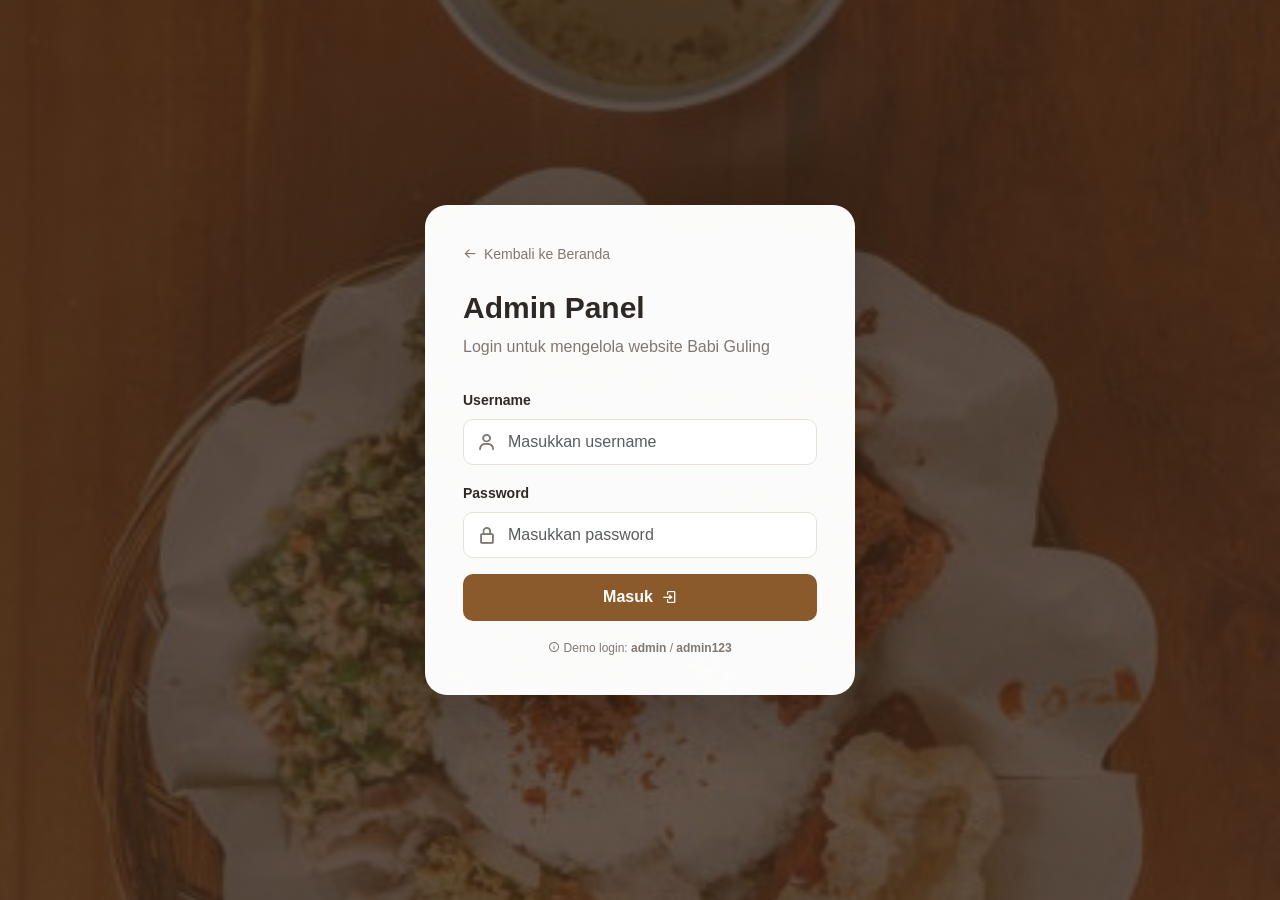
<file: admin.html>
<!DOCTYPE html>
<html lang="id">
<head>
    <meta charset="UTF-8">
    <meta name="viewport" content="width=device-width, initial-scale=1.0">

    <title>Admin Panel — Babi Guling</title>

    <link
        href="https://cdn.jsdelivr.net/npm/bootstrap@5.3.3/dist/css/bootstrap.min.css"
        rel="stylesheet"
    >

    <link
        href="https://unpkg.com/boxicons@2.1.4/css/boxicons.min.css"
        rel="stylesheet"
    >

    <link rel="stylesheet" href="admin.css">
</head>

<body class="admin-body">

    <!-- Login -->
    <div class="admin-login-wrap" id="loginWrap">
        <div class="admin-login-card">

            <a href="index.html" class="admin-back">
                <i class='bx bx-arrow-back'></i>
                Kembali ke Beranda
            </a>

            <h1 class="admin-title">Admin Panel</h1>

            <p class="admin-subtitle">
                Login untuk mengelola website Babi Guling
            </p>

            <form id="loginForm" class="admin-form">

                <div class="mb-3">
                    <label class="form-label" for="username">
                        Username
                    </label>

                    <div class="input-icon">
                        <i class='bx bx-user'></i>

                        <input
                            type="text"
                            id="username"
                            class="form-control"
                            placeholder="Masukkan username"
                            required
                        >
                    </div>
                </div>

                <div class="mb-3">
                    <label class="form-label" for="password">
                        Password
                    </label>

                    <div class="input-icon">
                        <i class='bx bx-lock-alt'></i>

                        <input
                            type="password"
                            id="password"
                            class="form-control"
                            placeholder="Masukkan password"
                            required
                        >
                    </div>
                </div>

                <div id="loginError" class="login-error d-none">
                    <i class='bx bx-error-circle'></i>
                    Username atau password salah.
                </div>

                <button type="submit" class="btn btn-admin-login">
                    Masuk
                    <i class='bx bx-log-in'></i>
                </button>

                <p class="admin-hint">
                    <i class='bx bx-info-circle'></i>
                    Demo login:
                    <b>admin</b> /
                    <b>admin123</b>
                </p>

            </form>
        </div>
    </div>

    <!-- Dashboard -->
    <div id="dashboard" class="admin-dashboard d-none">

        <button
            id="sidebarToggle"
            class="sidebar-toggle"
            type="button"
            aria-label="Toggle sidebar"
        >
            <i class='bx bx-chevron-left'></i>
        </button>

        <aside class="admin-sidebar">

            <div class="sidebar-brand">
                <div class="sidebar-logo">
                    <i class='bx bxs-food-menu'></i>
                </div>

                <div>
                    <h3>Babi Guling</h3>
                    <span>Admin Panel</span>
                </div>
            </div>

            <nav class="sidebar-nav">

                <a
                    href="#"
                    class="sidebar-link active"
                    data-target="dashboardSection"
                >
                    <i class='bx bxs-dashboard'></i>
                    <span>Dashboard</span>
                </a>

                <a
                    href="#"
                    class="sidebar-link"
                    data-target="commentSection"
                >
                    <i class='bx bx-comment-detail'></i>
                    <span>Komentar & Rating</span>
                </a>

                <a
                    href="#"
                    class="sidebar-link"
                    data-target="messageSection"
                >
                    <i class='bx bx-envelope'></i>
                    <span>Pesan Masuk</span>
                </a>

                <a
                    href="#"
                    class="sidebar-link"
                    data-target="restaurantSection"
                >
                    <i class='bx bx-trophy'></i>
                    <span>Resto Terfavorit</span>
                </a>

                <a
                    href="#"
                    class="sidebar-link"
                    data-target="userSection"
                >
                    <i class='bx bx-user'></i>
                    <span>User</span>
                </a>

                <a
                    href="#"
                    class="sidebar-link"
                    data-target="articleSection"
                >
                    <i class='bx bx-news'></i>
                    <span>Artikel</span>
                </a>

            </nav>

            <button
                id="logoutBtn"
                class="sidebar-logout"
                type="button"
            >
                <i class='bx bx-log-out'></i>
                <span>Logout</span>
            </button>

        </aside>

        <main class="admin-main">

            <!-- Dashboard -->
            <section id="dashboardSection" class="admin-page">

                <div class="admin-header">
                    <div>
                        <p class="admin-welcome">
                            Selamat datang kembali 👋
                        </p>

                        <h1>Dashboard Admin</h1>
                    </div>

                    <div class="admin-profile">
                        <div class="profile-icon">
                            <i class='bx bx-user'></i>
                        </div>

                        <div>
                            <strong>Admin</strong>
                            <span>Administrator</span>
                        </div>
                    </div>
                </div>

                <div class="admin-stats">

                    <div class="stat-card">
                        <div class="stat-icon">
                            <i class='bx bx-comment'></i>
                        </div>

                        <div>
                            <span>Komentar</span>

                            <h2 id="commentCount">
                                0
                            </h2>

                            <small>
                                Total komentar user
                            </small>
                        </div>
                    </div>

                    <div class="stat-card">
                        <div class="stat-icon">
                            <i class='bx bx-group'></i>
                        </div>

                        <div>
                            <span>Total User</span>

                            <h2 id="totalUser">0</h2>

                            <small>
                                User terdaftar
                            </small>
                        </div>
                    </div>

                    <div class="stat-card">
                        <div class="stat-icon">
                            <i class='bx bx-image'></i>
                        </div>

                        <div>
                            <span>Foto Galeri</span>

                            <h2 id="totalGallery">0</h2>

                            <small>
                                Foto yang ditampilkan
                            </small>
                        </div>
                    </div>
                </div>

                <div class="dashboard-grid">

                    <!-- Resto favorit -->
                    <div class="dashboard-card">

                        <div class="card-header">
                            <div>
                                <h3>Resto Terfavorit</h3>
                                <p>Berdasarkan jumlah like</p>
                            </div>

                            <i class='bx bx-trophy card-header-icon'></i>
                        </div>

                        <div
                            class="restaurant-list"
                            id="dashboardRestaurantList"
                        ></div>

                    </div>

                    <!-- Komentar terbaru -->
                    <div class="dashboard-card dashboard-comment-preview">

                        <div class="card-header">
                            <div>
                                <h3>Komentar Terbaru</h3>

                                <p>
                                    Komentar yang diberikan user
                                </p>
                            </div>

                            <i class='bx bx-comment-detail card-header-icon'></i>
                        </div>

                        <div
                            id="dashboardComments"
                            class="comment-list"
                        >
                            <div class="empty-section small-empty">

                                <i class='bx bx-message-x'></i>

                                <h3>Belum ada komentar</h3>

                                <p>
                                    Komentar user akan muncul di sini.
                                </p>

                            </div>
                        </div>

                    </div>

                </div>

                <!-- Galeri -->
                <div class="dashboard-card">

                    <div class="card-header">
                        <div>
                            <h3>Galeri Terbaru</h3>

                            <p>
                                Foto yang ditampilkan pada website
                            </p>
                        </div>

                        <i class='bx bx-image card-header-icon'></i>
                    </div>

                    <div class="admin-gallery">

                        <div class="admin-gallery-item">
                            <img
                                src="lengkap1.jpg"
                                alt="Babi Guling"
                            >
                        </div>

                        <div class="admin-gallery-item">
                            <img
                                src="nascam.jpg"
                                alt="Nasi Campur"
                            >
                        </div>

                        <div class="admin-gallery-item">
                            <img
                                src="babimatah.jpg"
                                alt="Babi Matah"
                            >
                        </div>

                        <div class="admin-gallery-item">
                            <img
                                src="dishfull.jpg"
                                alt="Hidangan Babi Guling"
                            >
                        </div>
                    </div>
                </div>
            </section>

            <!-- Komentar -->
            <section
                id="commentSection"
                class="admin-page d-none"
            >

                <div class="page-title">
                    <h1>Komentar & Rating</h1>

                    <p>
                        Semua komentar dan rating dari user.
                    </p>
                </div>

                <div
                    id="allComments"
                    class="dashboard-card"
                >

                    <div class="empty-section">

                        <i class='bx bx-message-x'></i>

                        <h3>Belum ada komentar</h3>

                        <p>
                            Komentar dan rating user akan muncul di sini.
                        </p>
                    </div>
                </div>
            </section>

            <!-- Pesan Masuk -->
            <section
                id="messageSection"
                class="admin-page d-none"
            >
                <div class="page-title">
                    <h1>Pesan Masuk</h1>
                    <p>Pesan yang dikirim user melalui halaman Contact.</p>
                </div>

                <div class="dashboard-card">
                    <div class="card-header">
                        <div>
                            <h3>Pesan User</h3>
                            <p>Semua pesan dari form Contact akan muncul di sini.</p>
                        </div>
                        <i class='bx bx-envelope card-header-icon'></i>
                    </div>
                    <div id="adminMessages"></div>
                </div>
            </section>

            <!-- Restoran -->
            <section
                id="restaurantSection"
                class="admin-page d-none"
            >

                <div class="page-title">
                    <h1>Kelola Restoran</h1>

                    <p>
                        Tambah, edit, hapus restoran dan lihat interaksi user.
                    </p>
                </div>

                <!-- Form restoran -->
                <div class="dashboard-card">

                    <div class="card-header">
                        <div>
                            <h3>Tambah Restoran</h3>

                            <p>
                                Restoran yang ditambahkan akan muncul di halaman user.
                            </p>
                        </div>
                    </div>

                    <form id="restaurantForm">

                        <input
                            type="hidden"
                            id="restaurantId"
                        >

                        <div class="row g-3">

                            <div class="col-md-5">

                                <label
                                    for="restaurantName"
                                    class="form-label"
                                >
                                    Nama Restoran
                                </label>

                                <input
                                    type="text"
                                    id="restaurantName"
                                    class="form-control"
                                    placeholder="Contoh: Babi Guling Pak Made"
                                    required
                                >

                            </div>

                            <div class="col-md-4">

                                <label
                                    for="restaurantLocation"
                                    class="form-label"
                                >
                                    Lokasi
                                </label>

                                <input
                                    type="text"
                                    id="restaurantLocation"
                                    class="form-control"
                                    placeholder="Contoh: Denpasar"
                                    required
                                >

                            </div>

                            <div class="col-md-3">

                                <label
                                    for="restaurantRating"
                                    class="form-label"
                                >
                                    Rating
                                </label>

                                <input
                                    type="number"
                                    id="restaurantRating"
                                    class="form-control"
                                    min="0"
                                    max="5"
                                    step="0.1"
                                    value="5"
                                    required
                                >

                            </div>
                        </div>
                        <div class="mt-3">

                            <button
                                type="submit"
                                class="btn btn-primary"
                            >
                                <i class='bx bx-plus'></i>

                                <span id="restaurantSubmitText">
                                    Tambah Restoran
                                </span>
                            </button>

                            <button
                                type="button"
                                id="cancelRestaurantEdit"
                                class="btn btn-secondary d-none"
                            >
                                Batal Edit
                            </button>
                        </div>
                    </form>
                </div>

                <!-- Daftar restoran -->
                <div class="dashboard-card mt-4">
                    <div class="card-header">
                        <div>
                            <h3>Daftar Restoran</h3>
                            <p>Restoran yang tampil di halaman user.</p>
                        </div>
                    </div>

                    <div class="restaurant-search">
                        <i class='bx bx-search'></i>
                        <input
                            type="text"
                            id="restaurantSearch"
                            placeholder="Cari nama atau lokasi restoran..."
                        >
                        <button type="button" id="clearRestaurantSearch" title="Hapus pencarian">
                            <i class='bx bx-x'></i>
                        </button>
                    </div>

                    <div class="restaurant-search-info">
                        <span id="restaurantSearchInfo">Menampilkan semua restoran</span>
                    </div>

                    <div id="adminRestaurantList"></div>
                </div>

                <!-- Review restoran -->
                <div class="dashboard-card mt-4">

                    <div class="card-header">
                        <div>
                            <h3>Review User</h3>

                            <p>
                                Review yang diberikan user pada restoran.
                            </p>
                        </div>
                    </div>

                    <div id="adminRestaurantComments"></div>

                </div>

            </section>

            <!-- user -->
            <section
                id="userSection"
                class="admin-page d-none"
            >
                <div class="page-title">
                    <h1>User</h1>
                    <p>
                        Informasi pengguna website.
                    </p>
                </div>

                <div class="dashboard-card">

                    <div class="empty-section">
                        <i class='bx bx-group'></i>

                        <h3>
                            Total User: <span id="userTotal">0</span>
                        </h3>

                        <p>
                            User yang terdaftar di website.
                        </p>
                    </div>

                </div>

                <div class="dashboard-card mt-4">

                    <div class="card-header">
                        <div>
                            <h3>Daftar User</h3>
                            <p>
                                Semua user yang sudah terdaftar.
                            </p>
                        </div>

                        <i class='bx bx-group card-header-icon'></i>
                    </div>

                    <div class="user-search">
                        <i class='bx bx-search'></i>

                        <input
                            type="text"
                            id="userSearch"
                            placeholder="Cari nama, username, atau email..."
                        >

                        <button
                            type="button"
                            id="clearUserSearch"
                            title="Hapus pencarian"
                        >
                            <i class='bx bx-x'></i>
                        </button>
                    </div>

                    <div class="user-search-info">
                        <span id="userSearchInfo">
                            Menampilkan semua user
                        </span>
                    </div>

                    <div id="adminUserList"></div>

                </div>
            </section>

            <!-- Artikel -->
            <section
                id="articleSection"
                class="admin-page d-none"
            >

                <div class="page-title">
                    <h1>Artikel</h1>

                    <p>
                        Kelola artikel Babi Guling.
                    </p>
                </div>

                <div class="dashboard-card">

                    <div class="empty-section">

                        <i class='bx bx-news'></i>

                        <h3>Kelola Artikel</h3>

                        <p>
                            Artikel website akan dikelola di sini.
                        </p>
                    </div>
                    
                    <form id="postForm">
                        <div class="post-form-group">
                            <label for="postTitle">Post Title</label>
                            <input type="text" id="postTitle" class="form-control" placeholder="Masukkan judul post"  required>
                        </div>

                        <div class="post-form-group">
                            <label for="postDescription">Post Description</label>
                            <textarea id="postDescription" class="form-control" rows="5" placeholder="Masukkan deskripsi post" required></textarea>
                        </div>

                        <div class="post-form-group">
                            <label for="postCategory">Post Category</label>
                            <select id="postCategory" class="form-select" required>
                                <option value="">Select a category</option>
                                <option value="Reccomendation">Reccomendation</option>
                                <option value="Promotions">Promotions</option>
                                <option value="Lainnya">Lainnya</option>
                            </select>
                        </div>

                        <div class="post-form-group">
                            <label for="postImage">Post Image</label>
                            <input type="file" id="postImage" class="form-control" accept="image/*" required>
                        </div>

                        <button type="submit" class="btn btn-primary">
                            <i class='bx bx-plus'></i>
                            Create Post
                        </button>
                    </form>
                </div>

                <div class="dashboard-card mt-4">

                    <div class="card-header">
                        <div>
                            <h3>Recent Posts</h3>
                            <p>Daftar postingan yang sudah dibuat.</p>
                        </div>
                    </div>

                     <div id="postList"></div>

                </div>
            </section>
        </main>
    </div>

    <div id="adminToast" class="admin-toast">
        <div class="admin-toast-icon">
            <i class='bx bx-check'></i>
        </div>

        <div class="admin-toast-content">
            <strong id="adminToastTitle">Berhasil</strong>
            <span id="adminToastMessage">Data berhasil disimpan.</span>
        </div>

        <button type="button" id="adminToastClose">
            <i class='bx bx-x'></i>
        </button>
    </div>

    <script src="https://code.jquery.com/jquery-3.7.1.min.js"></script>

    <script src="https://cdn.jsdelivr.net/npm/bootstrap@5.3.3/dist/js/bootstrap.bundle.min.js"></script>

    <script src="admin.js"></script>

</body>
</html>
</file>
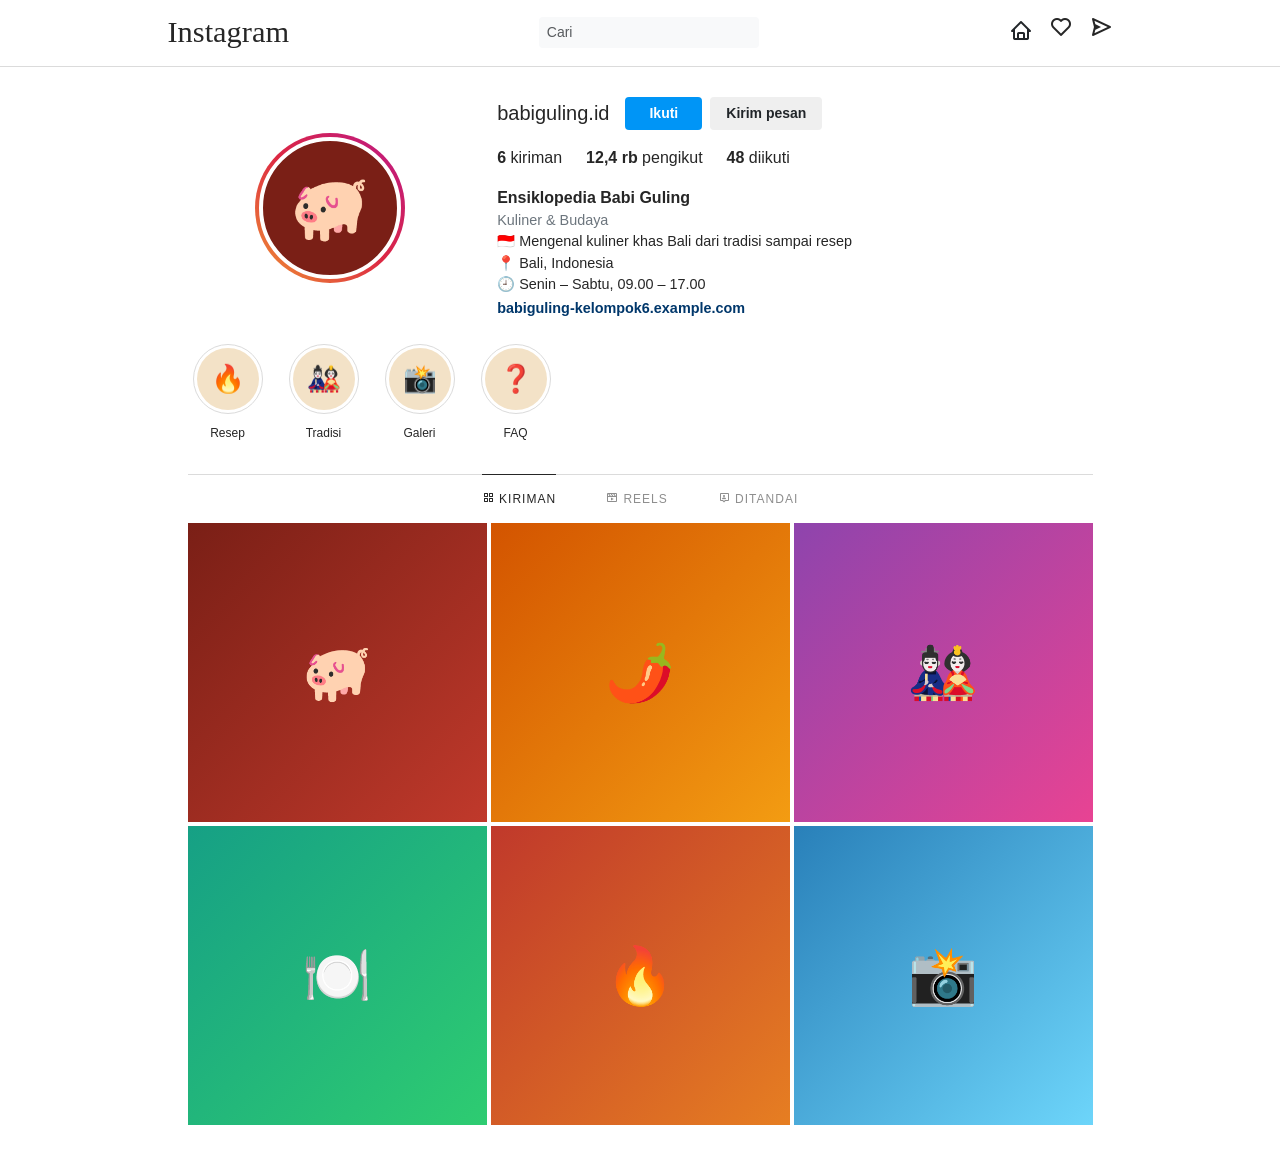
<file: instagram.html>
<!doctype html>
<html lang="id">
  <head>
    <meta charset="UTF-8" />
    <meta name="viewport" content="width=device-width, initial-scale=1" />
    <title>Babi Guling (@babiguling.id) • Instagram</title>
    <link
      href="https://cdn.jsdelivr.net/npm/bootstrap@5.3.3/dist/css/bootstrap.min.css"
      rel="stylesheet"
    />
    <link
      href="https://unpkg.com/boxicons@2.1.4/css/boxicons.min.css"
      rel="stylesheet"
    />
    <link rel="stylesheet" href="instagram.css" />
  </head>
  <body>
    <nav class="ig-nav">
      <div
        class="d-flex align-items-center justify-content-between"
        style="max-width: 975px; margin: 0 auto; padding: 10px 15px"
      >
        <a href="#" class="ig-logo">Instagram</a>
        <div class="d-none d-md-block">
          <input
            type="text"
            class="form-control form-control-sm bg-light border-0"
            placeholder="Cari"
            style="width: 220px"
            disabled
          />
        </div>
        <div class="d-flex gap-3 fs-4">
          <a href="index.html" class="text-dark" title="Kembali ke website"
            ><i class="bx bx-home"></i
          ></a>
          <i class="bx bx-heart"></i>
          <i class="bx bx-send"></i>
        </div>
      </div>
    </nav>

    <div class="ig-container">
      <!-- HEADER PROFIL -->
      <div class="row align-items-center mb-4">
        <div class="col-4 col-md-4 d-flex justify-content-center">
          <div class="avatar-ring"><div class="avatar">🐖</div></div>
        </div>
        <div class="col-8 col-md-8">
          <div class="d-flex flex-wrap align-items-center gap-2 mb-3">
            <h5 class="mb-0 fw-normal me-2">babiguling.id</h5>
            <button id="followBtn" class="btn btn-follow btn-sm">Ikuti</button>
            <button class="btn btn-gray btn-sm">Kirim pesan</button>
          </div>
          <div class="d-flex gap-4 mb-3">
            <span><b>6</b> kiriman</span>
            <span><b id="followerCount">12,4 rb</b> pengikut</span>
            <span><b>48</b> diikuti</span>
          </div>
          <div>
            <div class="fw-semibold">Ensiklopedia Babi Guling</div>
            <div class="text-secondary" style="font-size: 0.9rem">
              Kuliner &amp; Budaya
            </div>
            <div style="font-size: 0.9rem">
              🇮🇩 Mengenal kuliner khas Bali dari tradisi sampai resep<br />📍
              Bali, Indonesia<br />🕘 Senin – Sabtu, 09.00 – 17.00
            </div>
            <a
              href="index.html"
              class="text-decoration-none fw-semibold"
              style="font-size: 0.9rem; color: #00376b"
              >babiguling-kelompok6.example.com</a
            >
          </div>
        </div>
      </div>

      <!-- HIGHLIGHT -->
      <div class="d-flex gap-3 mb-3 overflow-auto">
        <div class="highlight">
          <div class="circle"><div>🔥</div></div>
          <small>Resep</small>
        </div>
        <div class="highlight">
          <div class="circle"><div>🎎</div></div>
          <small>Tradisi</small>
        </div>
        <div class="highlight">
          <div class="circle"><div>📸</div></div>
          <small>Galeri</small>
        </div>
        <div class="highlight">
          <div class="circle"><div>❓</div></div>
          <small>FAQ</small>
        </div>
      </div>

      <!-- TAB -->
      <div class="tabs-ig">
        <span class="active"><i class="bx bx-grid-alt"></i> KIRIMAN</span>
        <span><i class="bx bx-movie-play"></i> REELS</span>
        <span><i class="bx bx-user-pin"></i> DITANDAI</span>
      </div>

      <!-- GRID POST -->
      <div class="grid" id="postGrid"></div>
    </div>

    <!-- MODAL POST -->
    <div class="modal fade" id="postModal" tabindex="-1">
      <div class="modal-dialog modal-dialog-centered modal-lg">
        <div class="modal-content overflow-hidden">
          <div class="row g-0">
            <div
              class="col-md-7 d-flex align-items-center justify-content-center"
              id="modalImg"
              style="min-height: 360px; font-size: 6rem"
            ></div>
            <div
              class="col-md-5 d-flex flex-column p-3"
              style="min-height: 360px"
            >
              <div class="d-flex align-items-center gap-2 pb-2 border-bottom">
                <div
                  style="
                    width: 32px;
                    height: 32px;
                    border-radius: 50%;
                    background: #7a1f16;
                    display: flex;
                    align-items: center;
                    justify-content: center;
                  "
                >
                  🐖
                </div>
                <b style="font-size: 0.9rem">babiguling.id</b>
                <button
                  type="button"
                  class="btn-close ms-auto"
                  data-bs-dismiss="modal"
                ></button>
              </div>
              <div
                class="comment-list flex-grow-1 py-3"
                id="commentList"
                style="font-size: 0.9rem"
              ></div>
              <div class="border-top pt-2">
                <div class="d-flex gap-3 align-items-center mb-1">
                  <i class="bx bx-heart like-btn" id="likeBtn"></i>
                  <i class="bx bx-comment fs-3"></i>
                  <i class="bx bx-send fs-3"></i>
                </div>
                <div class="fw-semibold" style="font-size: 0.9rem">
                  <span id="likeCount">0</span> suka
                </div>
                <div
                  class="text-secondary"
                  style="font-size: 0.7rem"
                  id="postDate"
                ></div>
                <div class="input-group input-group-sm mt-2">
                  <input
                    type="text"
                    id="commentInput"
                    class="form-control border-0 bg-light"
                    placeholder="Tambahkan komentar..."
                  />
                  <button class="btn text-primary fw-semibold" id="commentBtn">
                    Kirim
                  </button>
                </div>
              </div>
            </div>
          </div>
        </div>
      </div>
    </div>

    <script src="https://code.jquery.com/jquery-3.7.1.min.js"></script>
    <script src="https://cdn.jsdelivr.net/npm/bootstrap@5.3.3/dist/js/bootstrap.bundle.min.js"></script>
    <script src="instagram.js"></script>
  </body>
</html>
</file>
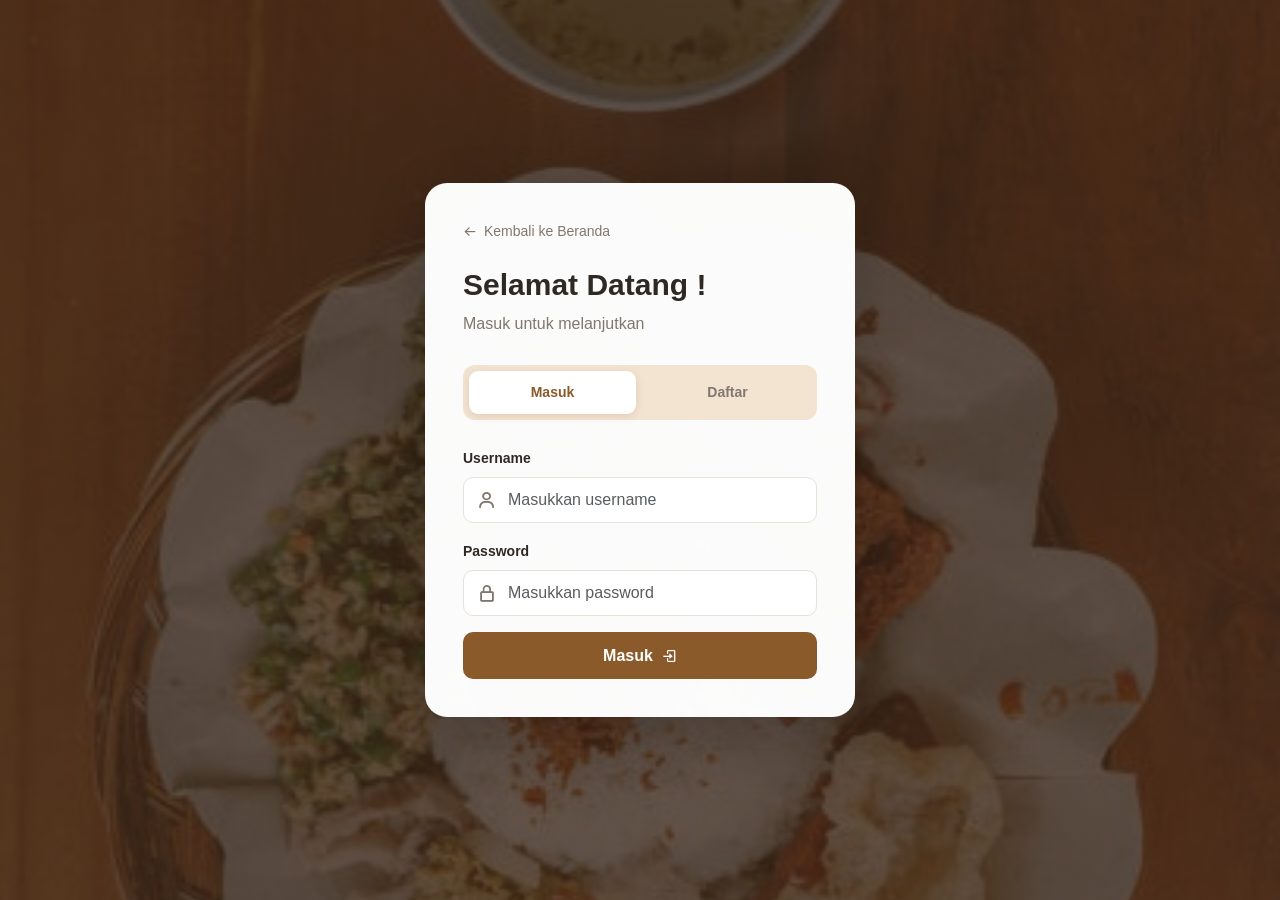
<file: login.html>
<!DOCTYPE html>
<html>
<head>
    <meta charset="UTF-8">
    <meta name="viewport" content="width=device-width, initial-scale=1.0">
    <title>Login & Daftar — Babi Guling</title>

    <link href="https://cdn.jsdelivr.net/npm/bootstrap@5.3.3/dist/css/bootstrap.min.css" rel="stylesheet">
    <link href="https://unpkg.com/boxicons@2.1.4/css/boxicons.min.css" rel="stylesheet">
    <link rel="stylesheet" href="admin.css">
</head>

<body class="admin-body">
    <div class="admin-login-wrap">
        <div class="admin-login-card">

        <a href="index.html" class="admin-back">
            <i class='bx bx-arrow-back'></i> Kembali ke Beranda
        </a>

        <!-- Tab: Login / Daftar -->
        <h1 class="admin-title" id="authTitle">Selamat Datang !</h1>
        <p class="admin-subtitle" id="authSubtitle">Masuk untuk melanjutkan</p>

        <div class="auth-tabs">
            <a href="#" class="auth-tab active" data-tab="login">Masuk</a>
            <a href="#" class="auth-tab" data-tab="register">Daftar</a>
        </div>

        <!-- Form login -->
        <form id="loginForm" class="admin-form">
            <div class="mb-3">
            <label class="form-label" for="loginUser">Username</label>
            <div class="input-icon">
                <i class='bx bx-user'></i>
                <input type="text" id="loginUser" class="form-control" placeholder="Masukkan username" required>
            </div>
            </div>
            <div class="mb-3">
            <label class="form-label" for="loginPass">Password</label>
            <div class="input-icon">
                <i class='bx bx-lock-alt'></i>
                <input type="password" id="loginPass" class="form-control" placeholder="Masukkan password" required>
            </div>
            </div>

            <div id="loginError" class="login-error d-none">
            <i class='bx bx-error-circle'></i> <span id="loginErrorText">Username atau password salah.</span>
            </div>

            <button type="submit" class="btn btn-admin-login w-100">
            Masuk <i class='bx bx-log-in'></i>
            </button>
        </form>

        <!-- Form Register -->
        <form id="registerForm" class="admin-form d-none">
            <div class="mb-3">
            <label class="form-label" for="regNama">Nama Lengkap</label>
            <div class="input-icon">
                <i class='bx bx-id-card'></i>
                <input type="text" id="regNama" class="form-control" placeholder="Nama lengkap" required>
            </div>
            </div>
            <div class="mb-3">
            <label class="form-label" for="regEmail">Email</label>
            <div class="input-icon">
                <i class='bx bx-envelope'></i>
                <input type="email" id="regEmail" class="form-control" placeholder="nama@email.com" required>
            </div>
            </div>
            <div class="mb-3">
            <label class="form-label" for="regUser">Username</label>
            <div class="input-icon">
                <i class='bx bx-user'></i>
                <input type="text" id="regUser" class="form-control" placeholder="Username unik" required>
            </div>
            </div>
            <div class="mb-3">
            <label class="form-label" for="regPass">Password</label>
            <div class="input-icon">
                <i class='bx bx-lock-alt'></i>
                <input type="password" id="regPass" class="form-control" placeholder="Min. 6 karakter" required>
            </div>
            </div>

            <div id="registerError" class="login-error d-none">
            <i class='bx bx-error-circle'></i> <span id="registerErrorText"></span>
            </div>

            <button type="submit" class="btn btn-admin-login w-100">
            Daftar <i class='bx bx-user-plus'></i>
            </button>
        </form>
        </div>
    </div>

    <script src="https://code.jquery.com/jquery-3.7.1.min.js"></script>
    <script src="login.js"></script>
</body>
</html>
</file>
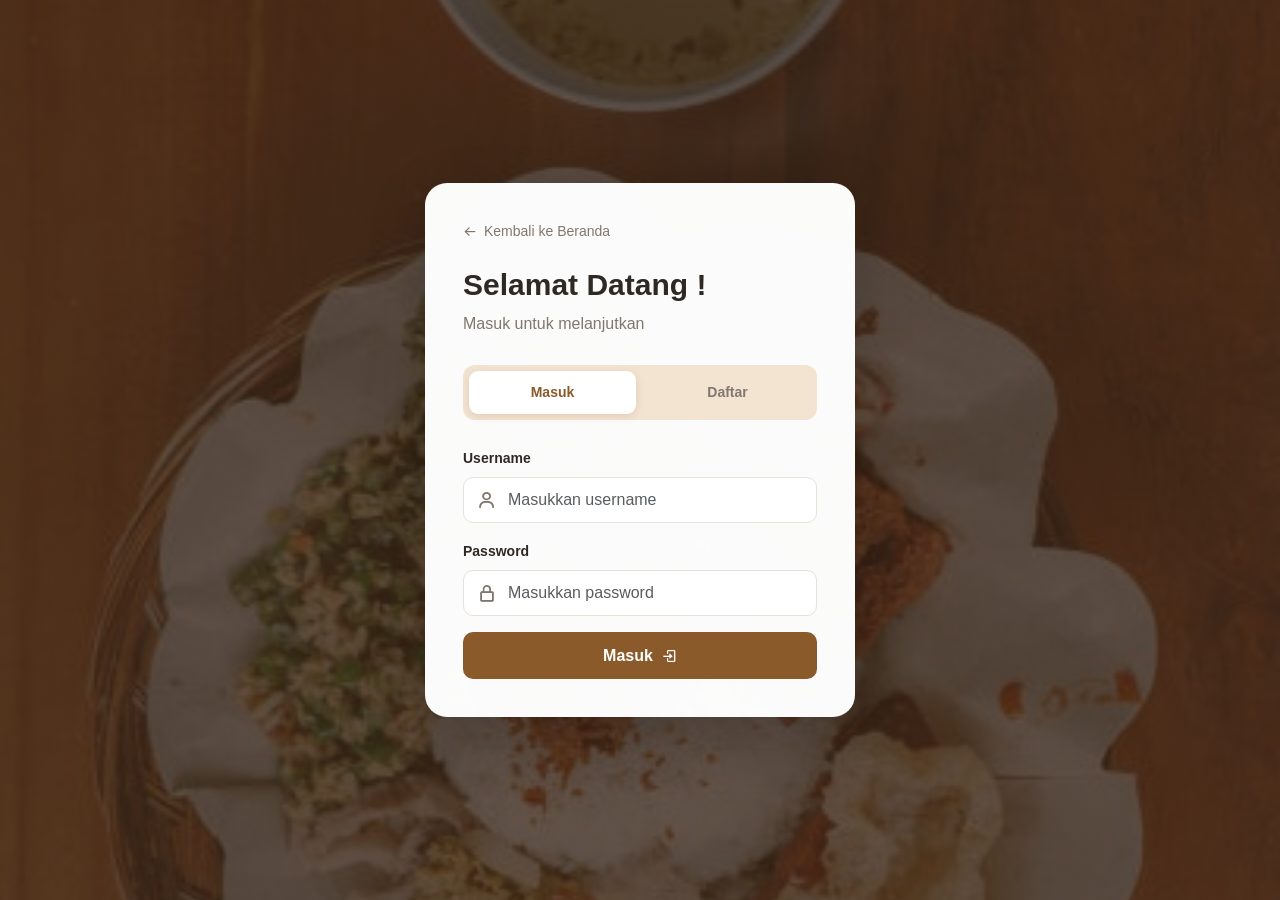
<file: user-dashboard.html>
<!DOCTYPE html>
<html lang="id">
<head>
    <meta charset="UTF-8">
    <meta name="viewport" content="width=device-width, initial-scale=1.0">
    <title>Dashboard User — Babi Guling</title>

    <link href="https://cdn.jsdelivr.net/npm/bootstrap@5.3.3/dist/css/bootstrap.min.css" rel="stylesheet">
    <link href="https://unpkg.com/boxicons@2.1.4/css/boxicons.min.css" rel="stylesheet">
    <link rel="stylesheet" href="admin.css">
    <link rel="stylesheet" href="user.css">
</head>

<body class="admin-body">
    <div id="dashboard" class="admin-dashboard">

        <button
            id="sidebarToggle"
            class="sidebar-toggle"
            type="button"
            aria-label="Toggle sidebar"
        >
            <i class='bx bx-chevron-left'></i>
        </button>

        <aside class="admin-sidebar">
            <div class="sidebar-brand">
                <div class="user-brand-avatar" id="sidebarAvatar">
                    <i class='bx bx-user'></i>
                </div>

                <div class="sidebar-user-info">
                    <h3 id="sidebarName">User</h3>
                    <span id="sidebarUsername">@user</span>
                </div>
            </div>

            <nav class="sidebar-nav">
                <a href="#" class="sidebar-link active" data-panel="dashboard">
                    <i class='bx bxs-dashboard'></i>
                    <span>Dashboard</span>
                </a>

                <a href="#" class="sidebar-link" data-panel="profil">
                    <i class='bx bx-user-circle'></i>
                    <span>Profil Saya</span>
                </a>

                <a href="#" class="sidebar-link" data-panel="komentar">
                    <i class='bx bx-comment-detail'></i>
                    <span>Komentar Saya</span>
                </a>

                <a href="#" class="sidebar-link" data-panel="favorit">
                    <i class='bx bxs-bookmark'></i>
                    <span>Favorit Saya</span>
                </a>

                <a href="index.html" class="sidebar-link">
                    <i class='bx bx-home'></i>
                    <span>Lihat Situs</span>
                </a>
            </nav>

            <button id="userLogoutBtn" class="sidebar-logout">
                <i class='bx bx-log-out'></i>
                <span>Logout</span>
            </button>
        </aside>

        <main class="admin-main">
            <header class="admin-header">
                <div>
                    <p class="admin-welcome">Halo, selamat datang 👋</p>
                    <h1 id="welcomeName">Dashboard</h1>
                    <p>Kelola aktivitas, favorit, dan komentar kamu di sini.</p>
                </div>

                <div class="admin-profile">
                    <div class="profile-icon">
                        <i class='bx bx-user'></i>
                    </div>

                    <div>
                        <strong id="profileName">User</strong>
                        <span>Member</span>
                    </div>
                </div>
            </header>

            <section class="user-panel active" id="panel-dashboard">
                <div class="admin-stats">
                    <div class="stat-card">
                        <div class="stat-icon">
                            <i class='bx bxs-heart'></i>
                        </div>

                        <div>
                            <span>Suka</span>
                            <h2 id="statLikes">0</h2>
                            <small>Total suka kamu</small>
                        </div>
                    </div>

                    <div class="stat-card">
                        <div class="stat-icon">
                            <i class='bx bx-comment'></i>
                        </div>

                        <div>
                            <span>Komentar</span>
                            <h2 id="statComments">0</h2>
                            <small>Total komentar kamu</small>
                        </div>
                    </div>

                    <div class="stat-card">
                        <div class="stat-icon">
                            <i class='bx bxs-bookmark'></i>
                        </div>

                        <div>
                            <span>Favorit</span>
                            <h2 id="statFavs">0</h2>
                            <small>Total favorit kamu</small>
                        </div>
                    </div>
                </div>

                <div class="dashboard-card full-card">
                    <div class="card-header">
                        <div>
                            <h3>Aktivitas Terbaru</h3>
                            <p>Aktivitas kamu di situs</p>
                        </div>

                        <i class='bx bx-history card-header-icon'></i>
                    </div>

                    <div id="recentActivity" class="user-post-list"></div>
                </div>
            </section>

            <section class="user-panel" id="panel-profil">
                <div class="dashboard-card full-card">
                    <div class="card-header">
                        <div>
                            <h3>Profil Saya</h3>
                            <p>Informasi akun kamu</p>
                        </div>

                        <i class='bx bx-user-circle card-header-icon'></i>
                    </div>

                    <div class="profile-grid">
                        <div class="text-center">
                            <div class="profile-avatar-big" id="bigAvatar">
                                <i class='bx bx-user'></i>
                            </div>
                        </div>

                        <div>
                            <div class="profile-info-row">
                                <strong>Nama</strong>
                                <span id="pNama">-</span>
                            </div>

                            <div class="profile-info-row">
                                <strong>Username</strong>
                                <span id="pUsername">-</span>
                            </div>

                            <div class="profile-info-row">
                                <strong>Email</strong>
                                <span id="pEmail">-</span>
                            </div>

                            <div class="profile-info-row">
                                <strong>Role</strong>
                                <span id="pRole">User</span>
                            </div>

                            <div class="profile-info-row">
                                <strong>Bio</strong>
                                <span id="pBio">-</span>
                            </div>
                        </div>
                    </div>
                </div>
            </section>

            <section class="user-panel" id="panel-komentar">
                <div class="dashboard-card full-card">
                    <div class="card-header">
                        <div>
                            <h3>History Komentar</h3>
                            <p>Semua komentar yang pernah kamu buat</p>
                        </div>

                        <i class='bx bx-comment-detail card-header-icon'></i>
                    </div>

                    <div id="commentHistory"></div>
                </div>
            </section>

            <section class="user-panel" id="panel-favorit">
                <div class="dashboard-card full-card">
                    <div class="card-header">
                        <div>
                            <h3>Favorit Saya</h3>
                            <p>Postingan dan restoran yang kamu simpan</p>
                        </div>

                        <i class='bx bxs-bookmark card-header-icon'></i>
                    </div>

                    <div class="fav-filter">
                        <button type="button" class="fav-filter-btn active" data-fav="all">
                            <i class='bx bxs-bookmark'></i>
                            Semua
                        </button>

                        <button type="button" class="fav-filter-btn" data-fav="post">
                            <i class='bx bx-news'></i>
                            Postingan
                        </button>

                        <button type="button" class="fav-filter-btn" data-fav="resto">
                            <i class='bx bx-store-alt'></i>
                            Restoran
                        </button>
                    </div>

                    <div id="favList" class="user-post-list"></div>
                </div>
            </section>
        </main>
    </div>

    <script src="https://code.jquery.com/jquery-3.7.1.min.js"></script>
    <script src="user-dashboard.js?v=5"></script>
</body>
</html>
</file>
<file: admin.css>
:root {
    --primary: #8b5a2b;
    --primary-dark: #6d4320;
    --primary-light: #f3e4d2;
    --cream: #f8f5ef;
    --white: #ffffff;
    --text: #2f2925;
    --muted: #81776f;
    --border: #e8e1da;
    --danger: #c94b4b;
    --shadow: 0 8px 30px rgba(62, 39, 23, 0.08);
    --sidebar-width: 250px;
}

* {
    box-sizing: border-box;
}

html {
    scroll-behavior: smooth;
}

body {
    margin: 0;
    font-family: "Segoe UI", Arial, sans-serif;
    color: var(--text);
    background: var(--cream);
}

button,
input,
textarea,
select {
    font-family: inherit;
}

a {
    text-decoration: none;
}

.admin-body {
    min-height: 100vh;
    background: var(--cream);
}

/* Login */

.admin-login-wrap {
    min-height: 100vh;
    display: flex;
    justify-content: center;
    align-items: center;
    padding: 30px 20px;
    background:
        linear-gradient(rgba(62, 39, 23, 0.78), rgba(62, 39, 23, 0.78)),
        url("lengkap1.jpg") center / cover no-repeat;
}

.admin-login-card {
    width: 100%;
    max-width: 430px;
    background: rgba(255, 255, 255, 0.98);
    border-radius: 22px;
    padding: 38px;
    box-shadow: 0 20px 60px rgba(0, 0, 0, 0.2);
}

.admin-back {
    display: inline-flex;
    align-items: center;
    gap: 7px;
    color: var(--muted);
    font-size: 14px;
    margin-bottom: 25px;
    transition: 0.2s;
}

.admin-back:hover {
    color: var(--primary);
}

.login-logo {
    width: 64px;
    height: 64px;
    display: flex;
    align-items: center;
    justify-content: center;
    background: var(--primary-light);
    color: var(--primary);
    border-radius: 17px;
    font-size: 31px;
    margin-bottom: 18px;
}

.admin-title {
    font-size: 30px;
    font-weight: 800;
    margin: 0 0 8px;
}

.admin-subtitle {
    color: var(--muted);
    margin-bottom: 28px;
    line-height: 1.6;
}

.admin-form .form-label {
    font-size: 14px;
    font-weight: 700;
    color: var(--text);
}

.input-icon {
    position: relative;
}

.input-icon > i {
    position: absolute;
    left: 14px;
    top: 50%;
    transform: translateY(-50%);
    color: var(--muted);
    font-size: 20px;
    z-index: 2;
}

.input-icon .form-control {
    padding-left: 44px;
}

.form-control,
.form-select {
    min-height: 46px;
    border: 1px solid var(--border);
    border-radius: 10px;
    color: var(--text);
    background: #fff;
}

.form-control:focus,
.form-select:focus {
    border-color: var(--primary);
    box-shadow: 0 0 0 3px rgba(139, 90, 43, 0.12);
}

.login-error {
    display: flex;
    align-items: center;
    gap: 7px;
    color: #a83232;
    background: #fff0f0;
    border: 1px solid #f2cccc;
    padding: 11px 13px;
    border-radius: 9px;
    font-size: 13px;
    margin-bottom: 16px;
}

.btn-admin-login {
    width: 100%;
    min-height: 47px;
    border: 0;
    border-radius: 10px;
    background: var(--primary);
    color: #fff;
    font-weight: 700;
    display: flex;
    justify-content: center;
    align-items: center;
    gap: 8px;
    transition: 0.2s;
}

.btn-admin-login:hover {
    background: var(--primary-dark);
    color: #fff;
    transform: translateY(-1px);
}

.admin-hint {
    text-align: center;
    color: var(--muted);
    font-size: 12px;
    margin: 18px 0 0;
}

/* Auth Tabs */

.auth-tabs {
    display: flex;
    gap: 8px;
    margin: 0 0 26px;
    padding: 6px;
    background: var(--primary-light);
    border-radius: 12px;
}

.auth-tab {
    flex: 1;
    text-align: center;
    padding: 11px 14px;
    color: var(--muted);
    font-size: 14px;
    font-weight: 700;
    border-radius: 9px;
    transition: 0.2s ease;
}

.auth-tab:hover {
    color: var(--primary);
}

.auth-tab.active {
    background: #fff;
    color: var(--primary);
    box-shadow: 0 2px 10px rgba(139, 90, 43, 0.18);
}

/* Dashboard */

.admin-dashboard {
    min-height: 100vh;
    display: flex;
}

.admin-sidebar {
    width: var(--sidebar-width);
    height: 100vh;
    position: fixed;
    left: 0;
    top: 0;
    z-index: 1000;
    display: flex;
    flex-direction: column;
    background: #3e2723;
    color: #fff;
    transition: 0.25s ease;
    overflow: hidden;
}

.sidebar-brand {
    height: 90px;
    padding: 0 22px;
    display: flex;
    align-items: center;
    gap: 12px;
    border-bottom: 1px solid rgba(255, 255, 255, 0.08);
}

.sidebar-logo {
    width: 43px;
    height: 43px;
    border-radius: 12px;
    display: flex;
    align-items: center;
    justify-content: center;
    background: var(--primary);
    font-size: 22px;
    flex-shrink: 0;
}

.sidebar-brand h3 {
    font-size: 16px;
    margin: 0;
    font-weight: 800;
}

.sidebar-brand span {
    display: block;
    color: rgba(255, 255, 255, 0.55);
    font-size: 11px;
    margin-top: 3px;
}

.sidebar-nav {
    padding: 20px 12px;
    flex: 1;
}

.sidebar-link {
    height: 47px;
    display: flex;
    align-items: center;
    gap: 12px;
    padding: 0 14px;
    margin-bottom: 6px;
    color: rgba(255, 255, 255, 0.68);
    border-radius: 10px;
    font-size: 14px;
    font-weight: 600;
    transition: 0.2s;
}

.sidebar-link i {
    font-size: 20px;
}

.sidebar-link:hover {
    color: #fff;
    background: rgba(255, 255, 255, 0.08);
}

.sidebar-link.active {
    color: #fff;
    background: var(--primary);
}

.sidebar-logout {
    border: 0;
    background: rgba(255, 255, 255, 0.06);
    color: rgba(255, 255, 255, 0.75);
    height: 48px;
    margin: 0 12px 20px;
    border-radius: 10px;
    display: flex;
    align-items: center;
    gap: 12px;
    padding: 0 14px;
    font-size: 14px;
    font-weight: 600;
    transition: 0.2s;
}

.sidebar-logout:hover {
    background: rgba(201, 75, 75, 0.2);
    color: #fff;
}

.sidebar-toggle {
    width: 30px;
    height: 30px;
    border: 0;
    border-radius: 50%;
    background: #fff;
    color: var(--primary);
    position: fixed;
    top: 30px;
    left: 235px;
    z-index: 1100;
    display: flex;
    align-items: center;
    justify-content: center;
    box-shadow: 0 4px 15px rgba(0, 0, 0, 0.15);
    transition: 0.25s;
}

.admin-sidebar.collapsed {
    width: 78px;
}

.admin-sidebar.collapsed .sidebar-brand > div:last-child,
.admin-sidebar.collapsed .sidebar-link span,
.admin-sidebar.collapsed .sidebar-logout span {
    display: none;
}

.admin-sidebar.collapsed .sidebar-brand {
    justify-content: center;
    padding: 0;
}

.admin-sidebar.collapsed .sidebar-link {
    justify-content: center;
    padding: 0;
}

.admin-sidebar.collapsed .sidebar-logout {
    justify-content: center;
    padding: 0;
}

.admin-sidebar.collapsed + .admin-main {
    margin-left: 78px;
}

.admin-sidebar.collapsed ~ .sidebar-toggle {
    left: 63px;
}

.admin-main {
    width: calc(100% - var(--sidebar-width));
    margin-left: var(--sidebar-width);
    min-height: 100vh;
    padding: 34px;
    transition: 0.25s;
    overflow-x: hidden;
}

.admin-header {
    display: flex;
    justify-content: space-between;
    align-items: center;
    gap: 20px;
    margin-bottom: 28px;
}

.admin-welcome {
    color: var(--muted);
    margin: 0 0 5px;
    font-size: 14px;
}

.admin-header h1,
.page-title h1 {
    font-size: 29px;
    font-weight: 800;
    margin: 0;
}

.admin-profile {
    display: flex;
    align-items: center;
    gap: 11px;
    background: #fff;
    padding: 8px 14px 8px 8px;
    border: 1px solid var(--border);
    border-radius: 50px;
}

.profile-icon {
    width: 38px;
    height: 38px;
    background: var(--primary-light);
    color: var(--primary);
    border-radius: 50%;
    display: flex;
    justify-content: center;
    align-items: center;
    font-size: 20px;
}

.admin-profile strong,
.admin-profile span {
    display: block;
}

.admin-profile strong {
    font-size: 13px;
}

.admin-profile span {
    font-size: 11px;
    color: var(--muted);
    margin-top: 2px;
}

.admin-stats {
    display: flex;
    justify-content: center;
    gap: 18px;
    margin-bottom: 18px;
}

.admin-stats .stat-card {
    width: 100%;
    max-width: 320px;
}

.dashboard-card,
.stat-card {
    background: #fff;
    border: 1px solid var(--border);
    border-radius: 16px;
    box-shadow: var(--shadow);
}

.dashboard-card {
    padding: 22px;
    margin-bottom: 18px;
}

.stat-card {
    min-height: 142px;
    padding: 21px;
    display: flex;
    align-items: center;
    gap: 14px;
}

.stat-icon {
    width: 46px;
    height: 46px;
    display: flex;
    justify-content: center;
    align-items: center;
    background: var(--primary-light);
    color: var(--primary);
    border-radius: 12px;
    font-size: 23px;
    flex-shrink: 0;
}

.stat-card span {
    color: var(--muted);
    font-size: 12px;
    font-weight: 600;
}

.stat-card h2 {
    margin: 4px 0 1px;
    font-size: 27px;
    font-weight: 800;
}

.stat-card small {
    color: #9a928c;
    font-size: 11px;
}

.card-header {
    border: 0;
    padding: 0;
    margin-bottom: 20px;
    background: transparent;
    display: flex;
    align-items: flex-start;
    justify-content: space-between;
    gap: 15px;
}

.card-header h3 {
    margin: 0 0 4px;
    font-size: 17px;
    font-weight: 800;
}

.card-header p {
    color: var(--muted);
    font-size: 12px;
    margin: 0;
}

.card-header-icon {
    font-size: 23px;
    color: var(--primary);
}

.page-title {
    margin-bottom: 24px;
}

.page-title p {
    margin: 7px 0 0;
    color: var(--muted);
    font-size: 14px;
}

.restaurant-list {
    display: flex;
    flex-direction: column;
    gap: 10px;
}

.restaurant-item {
    display: flex;
    align-items: center;
    gap: 12px;
    padding: 12px;
    border: 1px solid var(--border);
    border-radius: 11px;
}

.restaurant-number {
    width: 32px;
    height: 32px;
    display: flex;
    align-items: center;
    justify-content: center;
    background: var(--primary-light);
    color: var(--primary);
    font-weight: 800;
    border-radius: 9px;
    flex-shrink: 0;
}

.restaurant-info {
    flex: 1;
    min-width: 0;
}

.restaurant-info strong,
.restaurant-info span {
    display: block;
}

.restaurant-info strong {
    font-size: 13px;
    white-space: nowrap;
    overflow: hidden;
    text-overflow: ellipsis;
}

.restaurant-info span {
    color: var(--muted);
    font-size: 11px;
    margin-top: 3px;
}

.restaurant-rating {
    white-space: nowrap;
    font-size: 12px;
    font-weight: 700;
}

.comment-list {
    display: flex;
    flex-direction: column;
    gap: 10px;
}

.comment-item {
    display: flex;
    gap: 13px;
    padding: 15px 0;
    border-bottom: 1px solid var(--border);
}

.comment-item:last-child {
    border-bottom: 0;
}

.comment-avatar,
.user-avatar {
    width: 42px;
    height: 42px;
    border-radius: 50%;
    flex-shrink: 0;
    display: flex;
    justify-content: center;
    align-items: center;
    background: var(--primary-light);
    color: var(--primary);
    font-weight: 800;
}

.comment-content {
    flex: 1;
    min-width: 0;
}

.comment-top {
    display: flex;
    justify-content: space-between;
    gap: 10px;
}

.comment-top strong {
    font-size: 13px;
}

.comment-top small {
    color: #9a928c;
    font-size: 10px;
}

.comment-rating {
    margin: 4px 0;
    font-size: 13px;
}

.comment-content p {
    color: #5f5752;
    font-size: 13px;
    line-height: 1.6;
    margin: 6px 0 0;
    word-break: break-word;
}

.empty-section {
    padding: 45px 20px;
    text-align: center;
    color: var(--muted);
}

.empty-section.small-empty {
    padding: 25px 10px;
}

.empty-section > i {
    font-size: 42px;
    color: #c8bdb4;
    margin-bottom: 8px;
}

.empty-section h3 {
    font-size: 15px;
    color: var(--text);
    margin: 5px 0;
}

.empty-section p {
    font-size: 12px;
    margin: 0;
}

.admin-gallery {
    display: grid;
    grid-template-columns: repeat(4, 1fr);
    gap: 12px;
}

.admin-gallery-item {
    height: 150px;
    border-radius: 12px;
    overflow: hidden;
    background: #eee;
}

.admin-gallery-item img {
    width: 100%;
    height: 100%;
    object-fit: cover;
    transition: 0.3s;
}

.admin-gallery-item:hover img {
    transform: scale(1.04);
}

.restaurant-search,
.user-search {
    position: relative;
    display: flex;
    align-items: center;
    margin-bottom: 9px;
}

.restaurant-search > i,
.user-search > i {
    position: absolute;
    left: 13px;
    color: var(--muted);
    font-size: 19px;
}

.restaurant-search input,
.user-search input {
    width: 100%;
    height: 44px;
    padding: 0 45px 0 40px;
    border: 1px solid var(--border);
    border-radius: 10px;
    outline: none;
}

.restaurant-search input:focus,
.user-search input:focus {
    border-color: var(--primary);
    box-shadow: 0 0 0 3px rgba(139, 90, 43, 0.1);
}

.restaurant-search button,
.user-search button {
    width: 32px;
    height: 32px;
    border: 0;
    background: transparent;
    color: var(--muted);
    position: absolute;
    right: 7px;
    display: none;
    align-items: center;
    justify-content: center;
}

.restaurant-search-info,
.user-search-info {
    color: var(--muted);
    font-size: 11px;
    margin-bottom: 15px;
}

.admin-restaurant-card {
    display: grid;
    grid-template-columns: auto 1fr auto auto;
    align-items: center;
    gap: 14px;
    padding: 15px 0;
    border-bottom: 1px solid var(--border);
}

.admin-restaurant-card:last-child {
    border-bottom: 0;
}

.admin-restaurant-icon {
    width: 44px;
    height: 44px;
    display: flex;
    align-items: center;
    justify-content: center;
    border-radius: 11px;
    background: var(--primary-light);
    color: var(--primary);
    font-size: 22px;
}

.admin-restaurant-info h4 {
    margin: 0 0 5px;
    font-size: 14px;
    font-weight: 800;
}

.admin-restaurant-info p {
    margin: 0;
    color: var(--muted);
    font-size: 11px;
}

.admin-restaurant-info p i {
    margin-right: 3px;
}

.admin-restaurant-meta {
    display: flex;
    align-items: center;
    gap: 12px;
}

.admin-restaurant-rating {
    font-size: 12px;
    font-weight: 700;
}

.admin-restaurant-stat {
    color: var(--muted);
    font-size: 12px;
    display: flex;
    align-items: center;
    gap: 3px;
}

.admin-restaurant-actions {
    display: flex;
    gap: 6px;
}

.admin-restaurant-actions button {
    width: 34px;
    height: 34px;
    border: 0;
    border-radius: 8px;
    display: flex;
    align-items: center;
    justify-content: center;
}

.admin-restaurant-edit {
    background: #f2f6ff;
    color: #4169b1;
}

.admin-restaurant-delete {
    background: #fff0f0;
    color: var(--danger);
}

.restaurant-no-result {
    text-align: center;
    padding: 35px 15px;
    color: var(--muted);
}

.restaurant-no-result i {
    font-size: 38px;
    color: #c8bdb4;
}

.restaurant-no-result h4 {
    color: var(--text);
    font-size: 15px;
    margin: 7px 0;
}

.restaurant-no-result p {
    font-size: 12px;
    margin: 0;
}

.review-restaurant {
    display: inline-flex;
    align-items: center;
    gap: 5px;
    background: #f7f3ee;
    color: var(--primary);
    padding: 5px 8px;
    border-radius: 6px;
    font-size: 10px;
    font-weight: 700;
}

.message-email {
    color: var(--muted);
    display: block;
    margin-top: 5px;
    font-size: 11px;
}

.message-content h5,
.comment-content h5 {
    font-size: 13px;
    margin: 10px 0 0;
    font-weight: 800;
}

.message-status {
    display: flex;
    align-items: center;
    gap: 8px;
    margin-top: 10px;
}

.message-status .badge {
    font-size: 10px;
}

.user-total-card {
    display: flex;
    align-items: center;
    gap: 15px;
}

.user-total-icon {
    width: 55px;
    height: 55px;
    display: flex;
    align-items: center;
    justify-content: center;
    background: var(--primary-light);
    color: var(--primary);
    border-radius: 14px;
    font-size: 28px;
}

.user-total-card span {
    color: var(--muted);
    font-size: 12px;
}

.user-total-card h2 {
    margin: 2px 0;
    font-size: 27px;
    font-weight: 800;
}

.user-total-card p {
    color: var(--muted);
    margin: 0;
    font-size: 11px;
}

.user-item {
    display: flex;
    align-items: center;
    gap: 13px;
    padding: 14px 0;
    border-bottom: 1px solid var(--border);
}

.user-item:last-child {
    border-bottom: 0;
}

.user-info {
    flex: 1;
    min-width: 0;
}

.user-info strong,
.user-info span,
.user-info small {
    display: block;
}

.user-info strong {
    font-size: 13px;
}

.user-info span {
    color: var(--muted);
    font-size: 11px;
    margin-top: 2px;
}

.user-info small {
    color: #9a928c;
    font-size: 10px;
    margin-top: 4px;
}

.user-info small i {
    font-size: 12px;
}

.user-role .badge {
    font-size: 10px;
}

.admin-toast {
    position: fixed;
    right: 25px;
    bottom: 25px;
    width: min(370px, calc(100vw - 40px));
    display: flex;
    align-items: center;
    gap: 12px;
    padding: 13px 14px;
    background: #fff;
    border: 1px solid var(--border);
    border-radius: 13px;
    box-shadow: 0 15px 45px rgba(0, 0, 0, 0.15);
    z-index: 5000;
    transform: translateY(130px);
    opacity: 0;
    pointer-events: none;
    transition: 0.3s ease;
}

.admin-toast.show {
    transform: translateY(0);
    opacity: 1;
    pointer-events: auto;
}

.admin-toast-icon {
    width: 37px;
    height: 37px;
    border-radius: 50%;
    background: #e9f7ed;
    color: #31834a;
    display: flex;
    align-items: center;
    justify-content: center;
    font-size: 19px;
    flex-shrink: 0;
}

.admin-toast.error .admin-toast-icon {
    background: #fff0f0;
    color: var(--danger);
}

.admin-toast.warning .admin-toast-icon {
    background: #fff7e8;
    color: #b87815;
}

.admin-toast-content {
    flex: 1;
    min-width: 0;
}

.admin-toast-content strong,
.admin-toast-content span {
    display: block;
}

.admin-toast-content strong {
    font-size: 12px;
}

.admin-toast-content span {
    color: var(--muted);
    font-size: 11px;
    margin-top: 2px;
    line-height: 1.4;
}

.admin-toast > button {
    border: 0;
    background: transparent;
    color: #999;
    font-size: 19px;
}

@media (max-width: 1000px) {
    .admin-stats {
        flex-wrap: wrap;
        justify-content: center;
    }
    .admin-stats .stat-card {
        max-width: 100%;
        flex: 1 1 220px;
    }
}

@media (max-width: 992px) {
    .admin-sidebar {
        transform: translateX(-100%);
    }

    .admin-sidebar.mobile-open {
        transform: translateX(0);
        box-shadow: 10px 0 30px rgba(0, 0, 0, 0.2);
    }

    .admin-main {
        width: 100%;
        margin-left: 0;
        padding: 25px 20px;
    }

    .sidebar-toggle {
        left: 18px;
        top: 18px;
        width: 40px;
        height: 40px;
        border-radius: 10px;
    }

    .admin-header {
        padding-left: 55px;
    }

    .admin-sidebar.collapsed + .admin-main {
        margin-left: 0;
    }

    .admin-sidebar.collapsed {
        width: var(--sidebar-width);
    }

    .admin-sidebar.collapsed .sidebar-brand > div:last-child,
    .admin-sidebar.collapsed .sidebar-link span,
    .admin-sidebar.collapsed .sidebar-logout span {
        display: block;
    }

    .admin-sidebar.collapsed .sidebar-brand {
        justify-content: flex-start;
        padding: 0 22px;
    }

    .admin-sidebar.collapsed .sidebar-link {
        justify-content: flex-start;
        padding: 0 14px;
    }

    .admin-sidebar.collapsed .sidebar-logout {
        justify-content: flex-start;
        padding: 0 14px;
    }

    .dashboard-grid {
        grid-template-columns: 1fr;
    }

    .admin-gallery {
        grid-template-columns: repeat(2, 1fr);
    }
}

@media (max-width: 700px) {
    .admin-main {
        padding: 20px 14px;
    }

    .admin-header {
        align-items: flex-start;
        flex-direction: column;
        padding-left: 55px;
    }

    .admin-profile {
        align-self: stretch;
        width: fit-content;
    }

    .admin-header h1,
    .page-title h1 {
        font-size: 24px;
    }

    .admin-stats {
        flex-direction: column;
        align-items: stretch;
    }
    .admin-stats .stat-card {
        width: 100%;
        max-width: 100%;
    }

    .dashboard-card,
    .stat-card {
        padding: 17px;
    }

    .admin-restaurant-card {
        grid-template-columns: auto 1fr auto;
    }

    .admin-restaurant-meta {
        grid-column: 2 / 4;
        grid-row: 2;
    }

    .admin-restaurant-actions {
        grid-column: 3;
        grid-row: 1;
    }

    .admin-gallery {
        grid-template-columns: 1fr 1fr;
    }

    .admin-gallery-item {
        height: 120px;
    }

    .comment-top {
        flex-direction: column;
        gap: 2px;
    }

    .user-item {
        align-items: flex-start;
    }
}

@media (max-width: 480px) {
    .admin-login-card {
        padding: 28px 20px;
        border-radius: 17px;
    }

    .admin-title {
        font-size: 25px;
    }

    .admin-profile {
        width: 100%;
    }

    .admin-gallery {
        grid-template-columns: 1fr;
    }

    .admin-gallery-item {
        height: 170px;
    }

    .admin-restaurant-card {
        grid-template-columns: auto 1fr;
    }

    .admin-restaurant-actions {
        grid-column: 2;
        grid-row: 1;
        justify-content: flex-end;
    }

    .admin-restaurant-meta {
        grid-column: 1 / 3;
        grid-row: 3;
    }
}
</file>
<file: instagram.css>
body {
  background: #fff;
  font-family: -apple-system, "Segoe UI", Helvetica, Arial, sans-serif;
  color: #262626;
}
.ig-nav {
  border-bottom: 1px solid #dbdbdb;
  background: #fff;
  position: sticky;
  top: 0;
  z-index: 10;
}
.ig-logo {
  font-family: "Brush Script MT", cursive;
  font-size: 1.9rem;
  text-decoration: none;
  color: #262626;
}
.ig-container {
  max-width: 935px;
  margin: 0 auto;
  padding: 30px 15px;
}
.avatar-ring {
  width: 150px;
  height: 150px;
  border-radius: 50%;
  padding: 4px;
  background: linear-gradient(45deg, #f09433, #dc2743, #bc1888);
}
.avatar {
  width: 100%;
  height: 100%;
  border-radius: 50%;
  background: #7a1f16;
  border: 4px solid #fff;
  display: flex;
  align-items: center;
  justify-content: center;
  font-size: 4rem;
}
.btn-follow {
  background: #0095f6;
  color: #fff;
  font-weight: 600;
  border: 0;
  padding: 6px 24px;
}
.btn-follow:hover {
  background: #1877f2;
  color: #fff;
}
.btn-following {
  background: #efefef;
  color: #262626;
  font-weight: 600;
  border: 0;
  padding: 6px 24px;
}
.btn-gray {
  background: #efefef;
  font-weight: 600;
  border: 0;
  padding: 6px 16px;
}
.highlight {
  text-align: center;
  width: 80px;
}
.highlight .circle {
  width: 70px;
  height: 70px;
  border-radius: 50%;
  border: 1px solid #dbdbdb;
  padding: 3px;
  margin: 0 auto 6px;
}
.highlight .circle div {
  width: 100%;
  height: 100%;
  border-radius: 50%;
  display: flex;
  align-items: center;
  justify-content: center;
  font-size: 1.7rem;
  background: #f3e2c7;
}
.highlight small {
  font-size: 0.75rem;
}
.tabs-ig {
  border-top: 1px solid #dbdbdb;
  display: flex;
  justify-content: center;
  gap: 50px;
  margin-top: 30px;
}
.tabs-ig span {
  padding: 15px 0;
  font-size: 0.75rem;
  letter-spacing: 1px;
  color: #8e8e8e;
  cursor: pointer;
}
.tabs-ig span.active {
  color: #262626;
  border-top: 1px solid #262626;
  margin-top: -1px;
}
.grid {
  display: grid;
  grid-template-columns: repeat(3, 1fr);
  gap: 4px;
}
.tile {
  position: relative;
  aspect-ratio: 1/1;
  display: flex;
  align-items: center;
  justify-content: center;
  font-size: 3.5rem;
  cursor: pointer;
  overflow: hidden;
}
.tile .overlay {
  position: absolute;
  inset: 0;
  background: rgba(0, 0, 0, 0.35);
  color: #fff;
  font-weight: 700;
  display: none;
  align-items: center;
  justify-content: center;
  gap: 20px;
  font-size: 1rem;
}
.tile:hover .overlay {
  display: flex;
}
.like-btn {
  cursor: pointer;
  font-size: 1.7rem;
}
.like-btn.liked {
  color: #ed4956;
}
.comment-list {
  max-height: 260px;
  overflow-y: auto;
}
@media (max-width: 576px) {
  .avatar-ring {
    width: 90px;
    height: 90px;
  }
  .avatar {
    font-size: 2.2rem;
  }
  .tile {
    font-size: 2rem;
  }
}
</file>
<file: user.css>
.user-brand-avatar {
  width: 45px;
  height: 45px;
  background: var(--gold);
  color: #3e2723;
  border-radius: 10px;
  display: flex;
  align-items: center;
  justify-content: center;
  font-size: 20px;
  font-weight: 700;
}

.user-panel { display: none; }
.user-panel.active { display: block; animation: fadeIn 0.3s ease; }

.profile-grid {
  display: grid;
  grid-template-columns: 180px 1fr;
  gap: 2rem;
  align-items: flex-start;
}
.profile-avatar-big {
  width: 140px;
  height: 140px;
  background: linear-gradient(135deg, #a93226, #c9a227);
  color: #fff;
  border-radius: 50%;
  display: flex;
  align-items: center;
  justify-content: center;
  font-size: 3.5rem;
  font-weight: 700;
  margin: 0 auto;
}
.profile-info-row {
  display: flex;
  padding: 0.75rem 0;
  border-bottom: 1px dashed #ecdfd1;
}
.profile-info-row:last-child { border-bottom: none; }
.profile-info-row strong {
  width: 120px;
  color: var(--text-gray);
  font-weight: 600;
  font-size: 0.85rem;
}
.profile-info-row span {
  color: var(--brown-dark);
  font-weight: 500;
}

.user-post-list {
  display: grid;
  grid-template-columns: repeat(auto-fill, minmax(260px, 1fr));
  gap: 1rem;
}
.user-post-item {
  background: #fffaf5;
  border: 1px solid #ecdfd1;
  border-radius: 12px;
  overflow: hidden;
  transition: 0.25s ease;
}
.user-post-item:hover {
  transform: translateY(-3px);
  box-shadow: 0 10px 24px rgba(62, 39, 35, 0.1);
}
.user-post-item img {
  width: 100%;
  height: 140px;
  object-fit: cover;
}
.user-post-item .body { padding: 0.9rem 1rem; }
.user-post-item .badge-cat {
  display: inline-block;
  background: var(--bg-soft);
  color: var(--red-brick);
  font-size: 0.7rem;
  font-weight: 700;
  padding: 0.15rem 0.6rem;
  border-radius: 999px;
  margin-bottom: 0.4rem;
}
.user-post-item h5 {
  font-size: 1rem;
  color: var(--brown-dark);
  margin-bottom: 0.3rem;
}
.user-post-item p {
  font-size: 0.82rem;
  color: var(--text-gray);
  margin: 0;
}

.comment-history-item {
  padding: 1rem 1.2rem;
  border: 1px solid #ecdfd1;
  border-radius: 12px;
  margin-bottom: 0.8rem;
  background: #fffaf5;
}
.comment-history-item .ctx {
  font-size: 0.75rem;
  color: var(--text-gray);
  margin-bottom: 0.4rem;
}
.comment-history-item .ctx strong { color: var(--red-brick); }
.comment-history-item .txt {
  color: var(--brown-dark);
  font-size: 0.92rem;
}
.comment-history-item .time {
  font-size: 0.72rem;
  color: #b09c92;
  float: right;
}

.empty-state {
  text-align: center;
  padding: 3rem 1rem;
  color: var(--text-gray);
}
.empty-state i {
  font-size: 3rem;
  color: #d9c3b6;
  display: block;
  margin-bottom: 0.5rem;
}

#sidebarUsername {
    white-space: nowrap !important;
}
#sidebarUsername {
    white-space: nowrap !important;
}

.sidebar-user-info {
    min-width: 0;
    flex: 1;
    overflow: hidden;
}
.sidebar-user-info h3 {
    font-size: 15px;
    margin: 0;
    font-weight: 800;
    white-space: nowrap;
    overflow: hidden;
    text-overflow: ellipsis;
}
#sidebarUsername {
    display: block;
    font-size: 11px;
    color: rgba(255, 255, 255, 0.55);
    margin-top: 3px;
    white-space: nowrap;
    overflow: hidden;
    text-overflow: ellipsis;
}

.fav-filter {
    display: flex;
    flex-wrap: wrap;
    gap: 8px;
    margin-bottom: 18px;
    padding-bottom: 16px;
    border-bottom: 1px dashed #ecdfd1;
}

.fav-filter-btn {
    display: inline-flex;
    align-items: center;
    gap: 6px;
    background: #fffaf5;
    border: 1px solid #ecdfd1;
    color: var(--brown);
    font-size: 0.82rem;
    font-weight: 600;
    padding: 0.45rem 1rem;
    border-radius: 999px;
    cursor: pointer;
    transition: 0.2s ease;
}

.fav-filter-btn:hover {
    border-color: var(--red-brick);
    color: var(--red-brick);
    transform: translateY(-1px);
}

.fav-filter-btn.active {
    background: var(--red-brick);
    border-color: var(--red-brick);
    color: #fff;
    box-shadow: 0 4px 12px rgba(169, 50, 38, 0.2);
}

.fav-filter-btn i {
    font-size: 1rem;
}

/* Override: stat card full width untuk dashboard user */
.admin-stats {
    justify-content: flex-start !important;
    width: 100% !important;
}

.admin-stats .stat-card {
    flex: 1 1 0 !important;
    max-width: none !important;
    width: auto !important;
    min-width: 0 !important;
}

@media (max-width: 1000px) {
    .admin-stats {
        flex-wrap: wrap !important;
        justify-content: flex-start !important;
    }
    .admin-stats .stat-card {
        flex: 1 1 220px !important;
        max-width: none !important;
        min-width: 220px !important;
    }
}

@media (max-width: 992px) {
    .admin-sidebar.mobile-open {
        transform: translateX(0);
        box-shadow: 10px 0 30px rgba(0, 0, 0, 0.25);
    }
    .admin-sidebar.mobile-open .sidebar-brand {
        justify-content: flex-start;
        padding: 0 22px;
    }
}

@media (max-width: 700px) {
    .admin-stats {
        flex-direction: column !important;
        align-items: stretch !important;
        gap: 12px !important;
    }
    .admin-stats .stat-card {
        max-width: 100% !important;
        width: 100% !important;
        min-height: auto;
        flex: none !important;
        min-width: 0 !important;
    }

    .admin-header {
        padding-left: 0;
        padding-top: 55px;
        gap: 12px;
    }
    .admin-header .admin-profile {
        width: 100%;
        justify-content: flex-start;
    }

    .profile-grid {
        grid-template-columns: 1fr;
        gap: 1.2rem;
        text-align: center;
    }
    .profile-info-row {
        flex-direction: column;
        align-items: flex-start;
        gap: 2px;
    }
    .profile-info-row strong {
        width: auto;
    }

    .fav-filter-btn {
        flex: 1 1 auto;
        justify-content: center;
    }
}

.user-panel {
    min-width: 0;
    overflow-x: hidden;
}
.comment-history-item {
    word-break: break-word;
}
</file>
